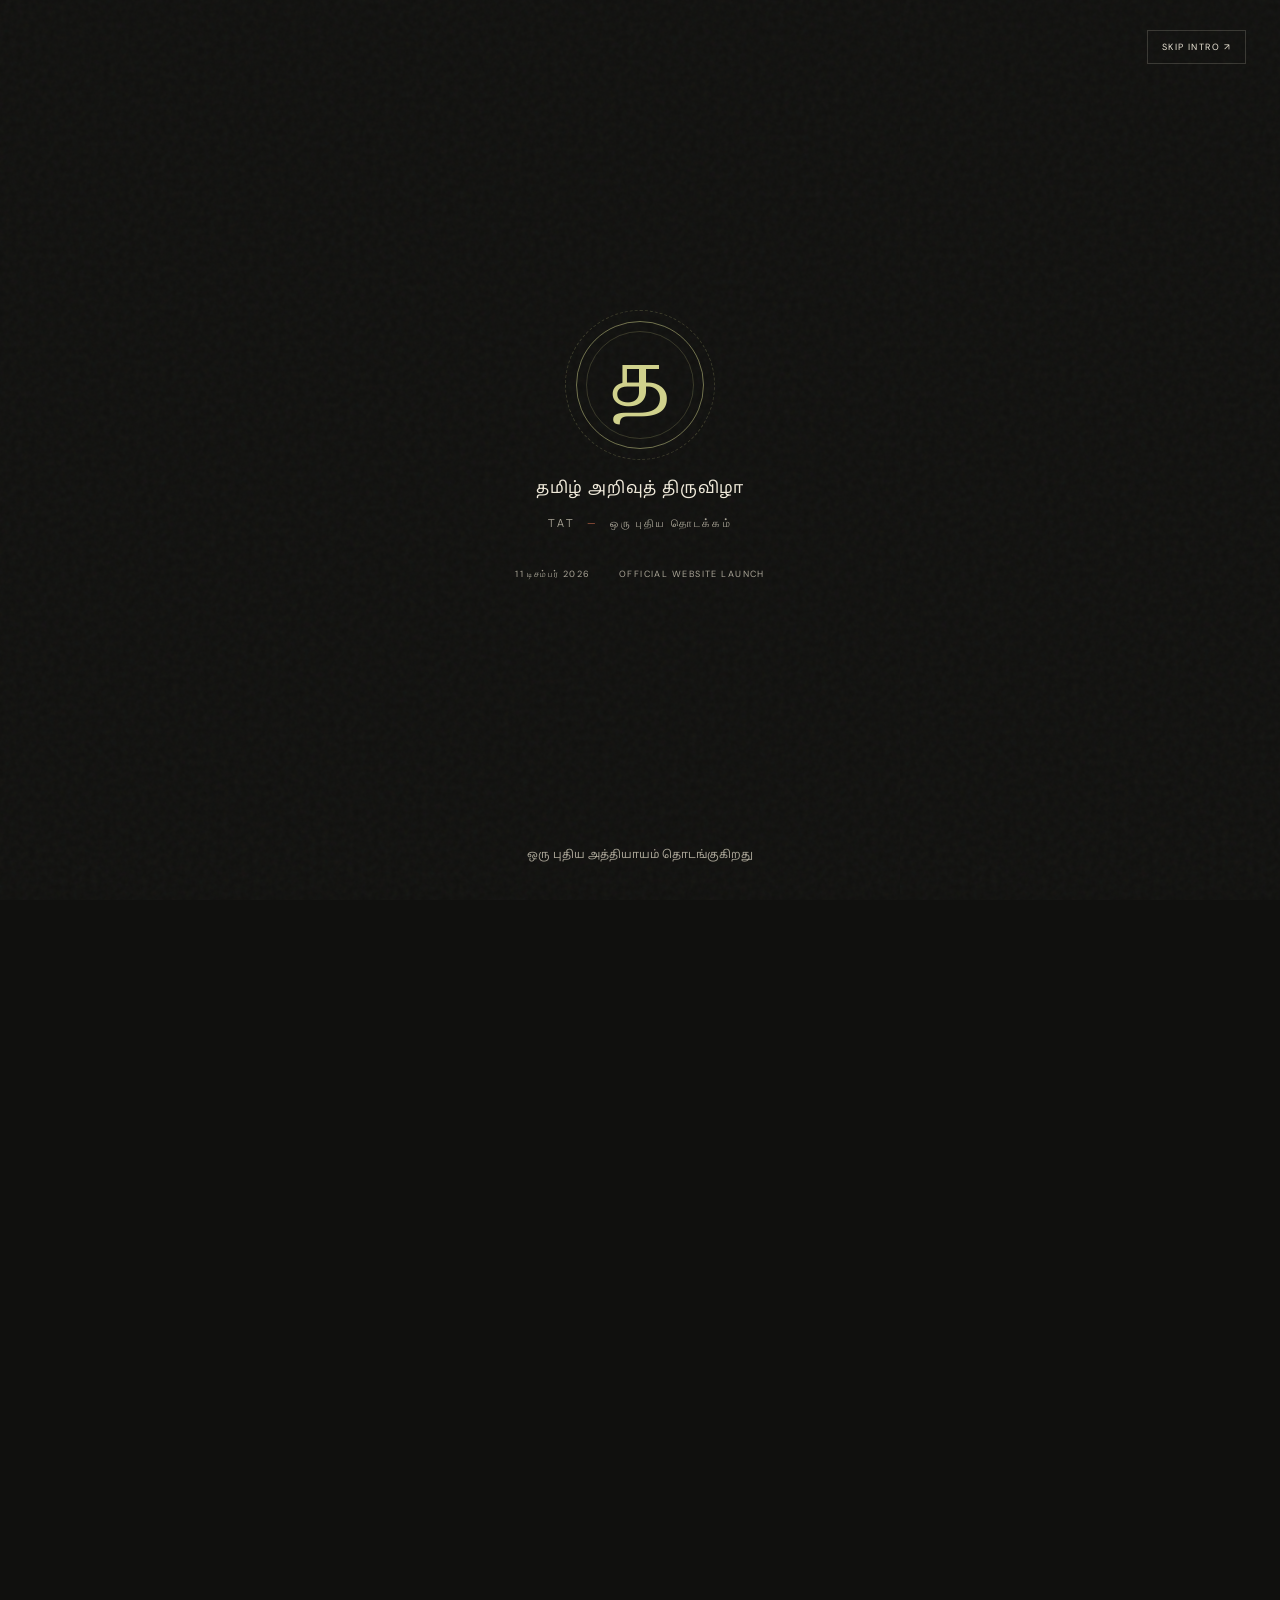
<file: BIlingual/index.html>
<!DOCTYPE html>
<html lang="ta">
<head>
  <meta charset="UTF-8">
  <meta name="viewport" content="width=device-width, initial-scale=1.0">
  <meta name="theme-color" content="#10100e">
  <meta name="description" content="தமிழ் அறிவுத் திருவிழா — தமிழோடு இணைவோம். அறிவோடு உயர்வோம். அதிகாரப்பூர்வ இணையதள அறிமுகம் டிசம்பர் 11.">
  <title>தமிழ் அறிவுத் திருவிழா | TAT</title>
  <link rel="preconnect" href="https://fonts.googleapis.com">
  <link rel="preconnect" href="https://fonts.gstatic.com" crossorigin>
  <link href="https://fonts.googleapis.com/css2?family=DM+Sans:wght@400;500;600;700&family=Manrope:wght@400;500;600;700;800&family=Noto+Sans+Tamil:wght@400;500;600;700&family=Noto+Serif+Tamil:wght@400;500;600;700&display=swap" rel="stylesheet">
  <link rel="stylesheet" href="styles.css">
</head>
<body>
  <div class="intro" id="intro" aria-label="தமிழ் அறிவுத் திருவிழா தொடக்கத் திரை">
    <div class="intro-grain"></div>
    <div class="intro-center">
      <div class="letter-wrap"><span class="thaa">த</span></div>
      <p class="intro-kicker">தமிழ் அறிவுத் திருவிழா</p>
      <p class="intro-year">TAT <span>—</span> ஒரு புதிய தொடக்கம்</p>
      <div class="intro-bottom"><span>11 டிசம்பர் 2026</span><span>OFFICIAL WEBSITE LAUNCH</span></div>
    </div>
    <span class="intro-caption">ஒரு புதிய அத்தியாயம் தொடங்குகிறது</span>
    <button class="skip-intro" id="skipIntro">SKIP INTRO ↗</button>
  </div>

  <div class="site" id="site">
    <header class="site-header">
      <a class="brand" href="#home" aria-label="TAT முகப்புப் பக்கம்">
        <span class="brand-mark">த</span>
        <span class="brand-copy"><strong>தமிழ் அறிவுத் திருவிழா</strong><small>மொழி • மரபு • அறிவு</small></span>
      </a>
      <a class="mobile-language" href="en.html" lang="en">EN</a>
      <button class="menu-toggle" id="menuToggle" aria-label="வழிசெலுத்தலைத் திறக்க" aria-expanded="false"><span></span><span></span></button>
      <nav class="nav" id="nav">
        <a href="#about">அறிமுகம்</a><a href="#highlights">சிறப்பம்சங்கள்</a><a href="#gallery">புகைப்படங்கள்</a>
        <a class="language-switch" href="en.html" lang="en">ENGLISH ↗</a>
        <a class="nav-cta" href="#countdown">டிசம்பர் 11 <span>↗</span></a>
      </nav>
    </header>

    <main>
      <section class="hero" id="home">
        <div class="hero-art" aria-hidden="true">
          <div class="sun-disc"></div><div class="orbit orbit-one"></div><div class="orbit orbit-two"></div>
          <span class="hero-tamil">தமிழ்</span><span class="hero-art-caption">LANGUAGE · CULTURE · KNOWLEDGE</span>
        </div>
        <div class="hero-content">
          <p class="eyebrow"><span class="eyebrow-line"></span> மொழியின் பெருமை • அறிவின் கொண்டாட்டம்</p>
          <h1>தமிழோடு<br><em>இணைவோம்.</em><br>அறிவோடு<br><em>உயர்வோம்.</em></h1>
          <p class="hero-description">தமிழ் மொழி, அறிவு, இலக்கியம் மற்றும் பண்பாட்டை இணைக்கும் ஒரு புதிய டிஜிட்டல் அனுபவம் விரைவில் உங்களைச் சந்திக்கிறது.</p>
          <div class="hero-actions"><a class="button button-light" href="#about">TAT பற்றி அறிக <span>↗</span></a><a class="text-link" href="#countdown">வெளியீட்டுக்கான காலக்கணக்கு <span>↓</span></a></div>
        </div>
        <div class="hero-meta"><span>OFFICIAL WEBSITE LAUNCH</span><span>11 DECEMBER 2026</span><span class="scroll-note">கீழே தொடர்க ↓</span></div>
      </section>

      <section class="intro-strip">
        <p>ஒரு மொழி. ஒரு மரபு. முடிவில்லா அறிவு.</p>
        <span>TAMIL • KNOWLEDGE • CULTURE</span>
      </section>

      <section class="section about-section" id="about">
        <div class="section-index">01 <span>/ TAT அறிமுகம்</span></div>
        <div class="about-grid">
          <div><p class="eyebrow dark"><span class="eyebrow-line"></span> ஒரு நிகழ்வைத் தாண்டி</p><h2>தமிழுடன் இணையும்<br><em>அறிவுப் பயணம்.</em></h2></div>
          <div class="about-copy">
            <p class="lead">தமிழ் அறிவுத் திருவிழா, தமிழ் மொழி, இலக்கியம், வரலாறு மற்றும் சிந்தனையின் செழுமையை அறிந்துகொள்ளவும் கொண்டாடவும் உருவாக்கப்பட்ட ஒரு மேடை.</p>
            <p>கற்றல், படைப்பாற்றல், நட்புறவுப் போட்டிகள் மற்றும் பகிர்ந்த அனுபவங்கள் வழியாகத் தமிழுடன் அர்த்தமுள்ள தொடர்பை உருவாக்குவதே TAT-இன் நோக்கம்.</p>
            <p class="tamil-copy">தமிழை அறிதல். அறிவைப் பகிர்தல். பண்பாட்டைக் கொண்டாடுதல்.</p>
            <a class="under-link" href="#highlights">மேலும் அறிக <span>↗</span></a>
          </div>
        </div>
        <div class="about-stats">
          <div><strong>தமிழ்</strong><span>நம் அடையாளம்</span></div>
          <div><strong>அறிவு</strong><span>நம் பயணம்</span></div>
          <div><strong>ஒன்றிணைவு</strong><span>நம் நோக்கம்</span></div>
        </div>
      </section>

      <section class="countdown-section" id="countdown">
        <div class="countdown-top"><p class="eyebrow"><span class="eyebrow-line"></span> நாளைக் குறித்துக்கொள்ளுங்கள்</p><span>11 டிசம்பர் 2026</span></div>
        <div class="countdown-layout">
          <div><h2>காத்திருப்பு<br><em>முடிவடையப் போகிறது.</em></h2><p>தமிழ் அறிவுத் திருவிழாவின் அதிகாரப்பூர்வ இணையதளம் அறிமுகமாக இன்னும் சில நாட்களே. அந்த நாளை நோக்கி நம் பயணம் தொடர்கிறது.</p><p class="countdown-tamil">டிசம்பர் 11-ல் சந்திப்போம். அதுவரை தொடர்ந்து இணைந்திருங்கள்.</p></div>
          <div class="timer" aria-label="இணையதள அறிமுகத்திற்கான காலக்கணக்கு">
            <div><strong id="days">00</strong><span>நாட்கள்</span></div><i>:</i>
            <div><strong id="hours">00</strong><span>மணி</span></div><i>:</i>
            <div><strong id="minutes">00</strong><span>நிமிடங்கள்</span></div><i>:</i>
            <div><strong id="seconds">00</strong><span>விநாடிகள்</span></div>
          </div>
        </div>
        <div class="countdown-foot"><span id="countdownStatus">காலக்கணக்கு தொடங்கிவிட்டது</span><span>SEE YOU ON 11 DECEMBER ↗</span></div>
      </section>

      <section class="section highlights-section" id="highlights">
        <div class="section-index">02 <span>/ என்ன வரப்போகிறது?</span></div>
        <div class="legacy-heading"><div><p class="eyebrow dark"><span class="eyebrow-line"></span> விரைவில் வெளியாகிறது</p><h2>புதிய அனுபவங்கள்.<br><em>புதிய அறிவிப்புகள்.</em></h2></div><p>திரைக்குப் பின்னால் சில விஷயங்கள் தயாராகிக்கொண்டிருக்கின்றன. அதிகாரப்பூர்வ இணையதளம் வெளியாகும் நாளில் அனைத்தையும் தெரிந்துகொள்ளுங்கள்.</p></div>
        <div class="edition-grid">
          <article class="edition-card edition-one"><span class="edition-number">01</span><div><span class="edition-label">EXPLORE</span><h3>நிகழ்வுகள்</h3><p>நீங்கள் தெரிந்துகொள்ளவும் அனுபவிக்கவும் பல விஷயங்கள் காத்திருக்கின்றன.</p></div><span class="edition-arrow">↗</span></article>
          <article class="edition-card edition-two"><span class="edition-number">02</span><div><span class="edition-label">TAKE PART</span><h3>போட்டிகள்</h3><p>உங்கள் திறமையையும் அறிவையும் வெளிப்படுத்தும் வாய்ப்புகள்.</p></div><span class="edition-arrow">↗</span></article>
          <article class="edition-card edition-three"><span class="edition-number">03</span><div><span class="edition-label">DISCOVER</span><h3>சிறப்பம்சங்கள்</h3><p>TAT-இன் அடுத்த அறிவிப்புகள் மற்றும் புதிய தகவல்கள்.</p></div><span class="edition-arrow">↗</span></article>
        </div>
        <div class="data-panel">
          <div><p class="eyebrow"><span class="eyebrow-line"></span> YOUR TAT STORY</p><h3>உங்கள் தகவல்களுக்கான இடம்.</h3><p>இங்கே அதிகாரப்பூர்வ புள்ளிவிவரங்கள், முந்தைய நிகழ்வுகளின் சிறப்பம்சங்கள், பங்கேற்பாளர் எண்ணிக்கை மற்றும் குழுவின் அறிமுகத்தைச் சேர்க்கலாம்.</p></div>
          <div class="data-note">ADD VERIFIED DATA<br><span>Statistics · Highlights · Team · Partners</span></div>
        </div>
      </section>

      <section class="updates-section" id="updates">
        <div class="section-index light-index">03 <span>/ வெளியீட்டை நோக்கி</span></div>
        <div class="updates-heading"><p class="eyebrow"><span class="eyebrow-line"></span> TAT WEBSITE LAUNCH</p><h2>ஒரு புதிய தொடக்கம்<br><em>நெருங்கிக்கொண்டிருக்கிறது.</em></h2><p>டிசம்பர் 11 அன்று தமிழ் அறிவுத் திருவிழாவின் அதிகாரப்பூர்வ இணையதளம் அறிமுகமாகிறது. அதுவரை எங்களுடன் இணைந்திருங்கள்.</p></div>
        <div class="timeline">
          <div class="timeline-item"><span class="timeline-date">17 நவம்பர் 2026</span><span class="timeline-dot"></span><div><h3>காலக்கணக்கு தொடக்கம்</h3><p>இணையதள அறிமுகத்திற்கான 24 நாள் காலக்கணக்கு தொடங்குகிறது.</p><span class="status">COUNTDOWN STARTS</span></div></div>
          <div class="timeline-item"><span class="timeline-date">11 டிசம்பர் 2026</span><span class="timeline-dot"></span><div><h3>இணையதள அறிமுகம்</h3><p>தமிழ் அறிவுத் திருவிழாவின் அதிகாரப்பூர்வ இணையதளம் வெளியாகிறது.</p><span class="status">LAUNCH DAY</span></div></div>
        </div>
        <p class="updates-note">டிசம்பர் 11 வரை தொடர்ந்து காத்திருங்கள். புதிய தகவல்கள் விரைவில்!</p>
      </section>

      <section class="section gallery-section" id="gallery">
        <div class="section-index">04 <span>/ நம் தருணங்கள்</span></div>
        <div class="gallery-heading"><div><p class="eyebrow dark"><span class="eyebrow-line"></span> TAT அனுபவம்</p><h2>நினைவில் நிற்கும்<br><em>தருணங்கள்.</em></h2></div><p>முந்தைய நிகழ்வுகளின் புகைப்படங்கள், வீடியோக்கள் மற்றும் சிறப்புத் தருணங்களை இங்கே சேர்க்கலாம்.</p></div>
        <div class="gallery-grid">
          <div class="gallery-tile gallery-main"><div class="gallery-placeholder"><span>த</span><small>முக்கிய நிகழ்வுப் புகைப்படம்</small></div><span class="gallery-caption">தமிழால் இணைந்த தருணங்கள்</span></div>
          <div class="gallery-tile gallery-side"><div class="gallery-placeholder warm"><span>அ</span><small>பங்கேற்பாளர் புகைப்படம்</small></div><span class="gallery-caption">ஒன்றாகக் கற்போம்</span></div>
          <div class="gallery-tile gallery-bottom"><div class="gallery-placeholder muted"><span>ழ்</span><small>மேடை / நிகழ்வுப் புகைப்படம்</small></div><span class="gallery-caption">அறிவைக் கொண்டாடுவோம்</span></div>
        </div>
        <p class="gallery-hint">அனுமதி பெற்ற புகைப்படங்களைச் சேர்த்து இந்தப் பகுதியைப் புதுப்பிக்கலாம்.</p>
      </section>

      <section class="contact-section" id="contact">
        <div class="contact-inner"><p class="eyebrow"><span class="eyebrow-line"></span> STAY TUNED</p><h2>டிசம்பர் 11-ல்<br><em>சந்திப்போம்!</em></h2><p>அதிகாரப்பூர்வ இணையதள அறிமுகம் அன்று. அதுவரை எங்களுடன் இணைந்திருங்கள். புதிய அறிவிப்புகளைத் தவறவிடாதீர்கள்.</p><div class="contact-placeholder">THE OFFICIAL TAT WEBSITE LAUNCHES ON 11 DECEMBER 2026</div></div>
        <div class="contact-watermark">த</div>
      </section>
    </main>
    <footer class="footer"><a class="brand footer-brand" href="#home"><span class="brand-mark">த</span><span class="brand-copy"><strong>தமிழ் அறிவுத் திருவிழா</strong><small>மொழி • மரபு • அறிவு</small></span></a><span>© 2026 தமிழ் அறிவுத் திருவிழா</span><a href="#home">மேலே செல்லுங்கள் ↑</a></footer>
  </div>
  <script src="script.js"></script>
</body>
</html>
</file>
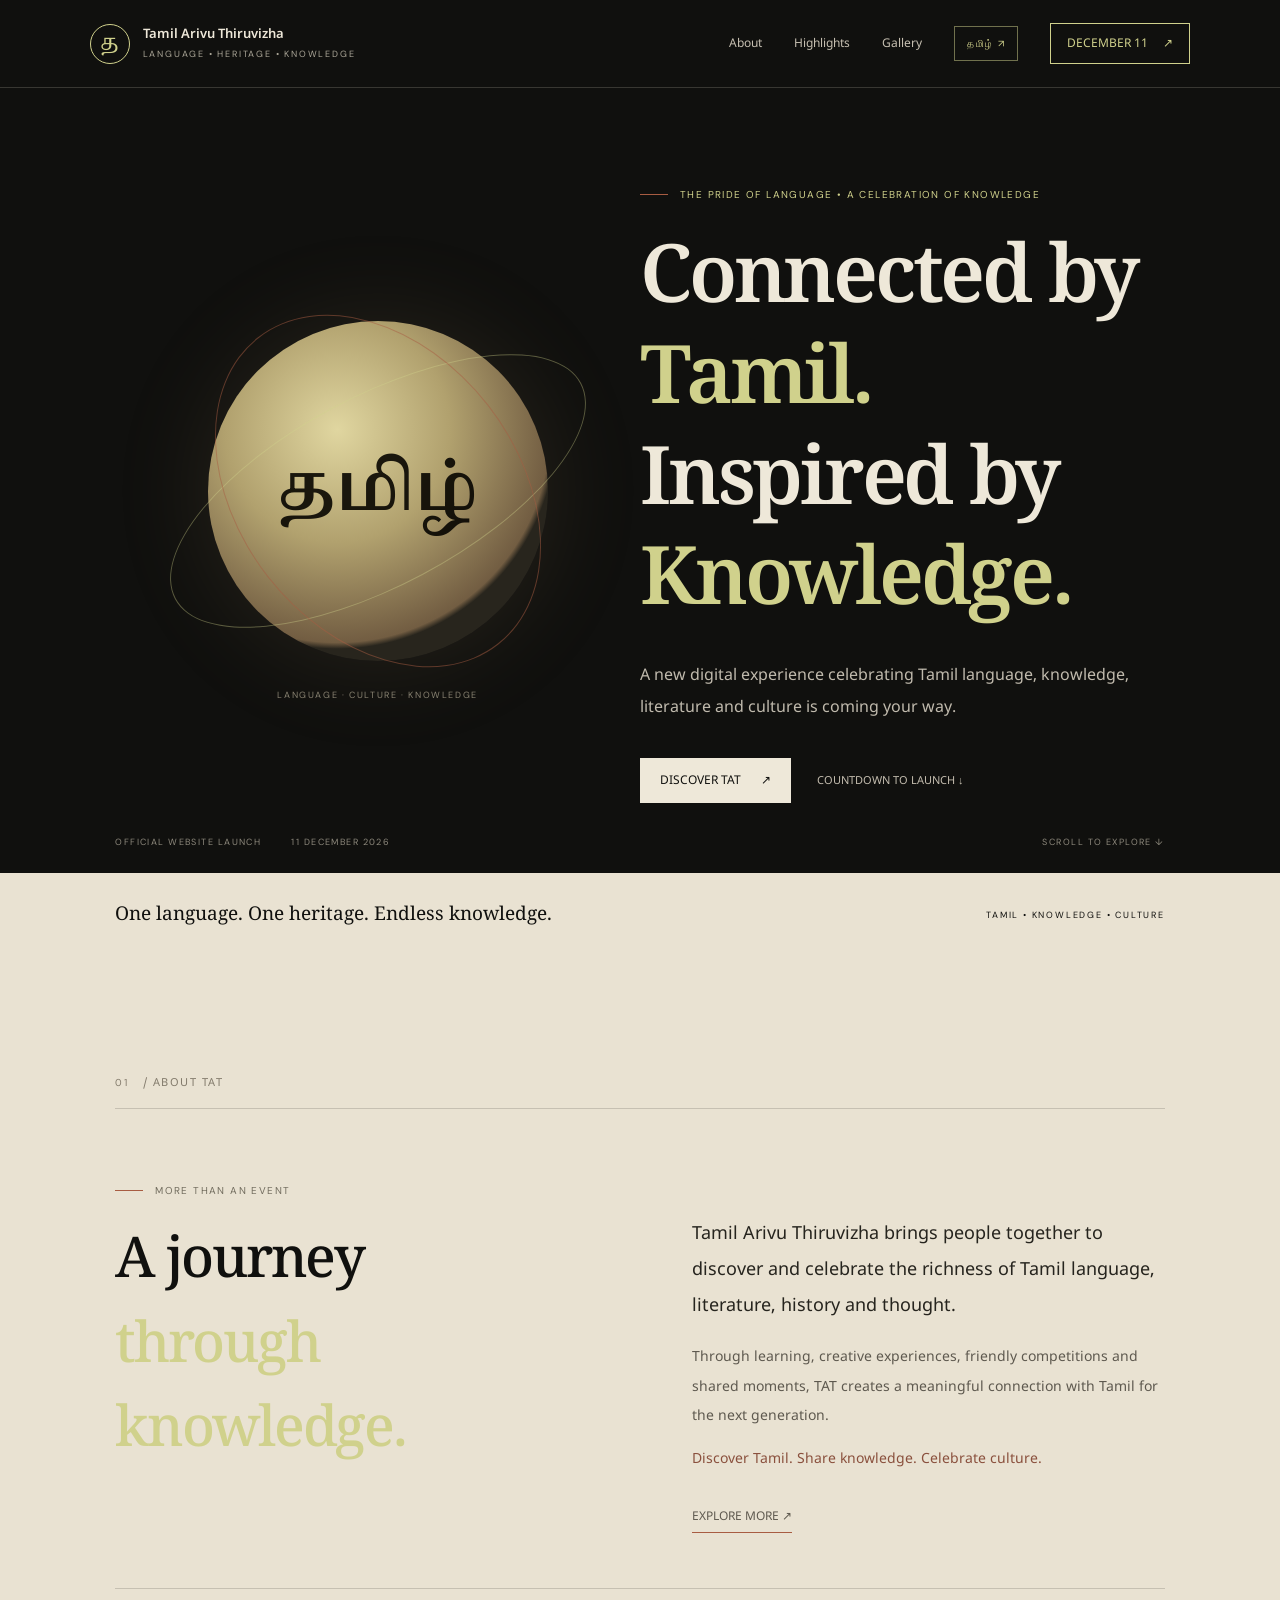
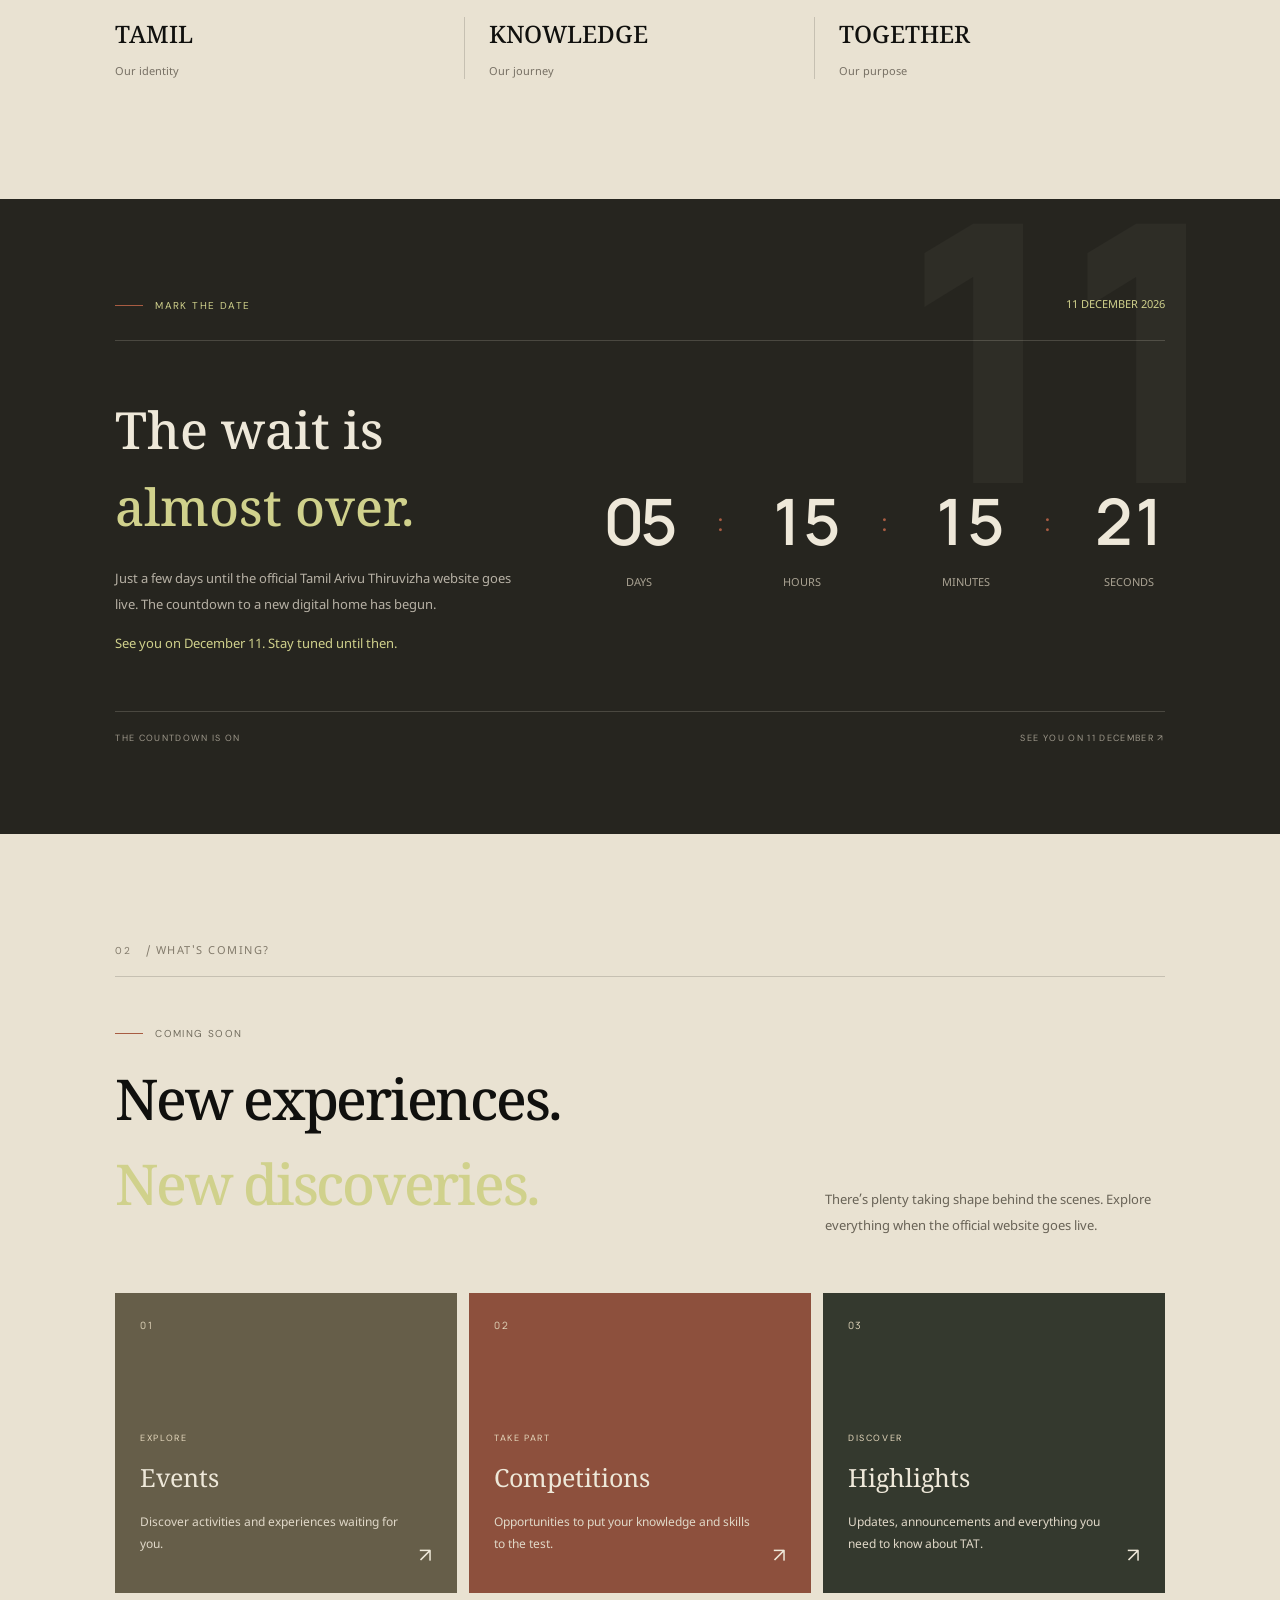
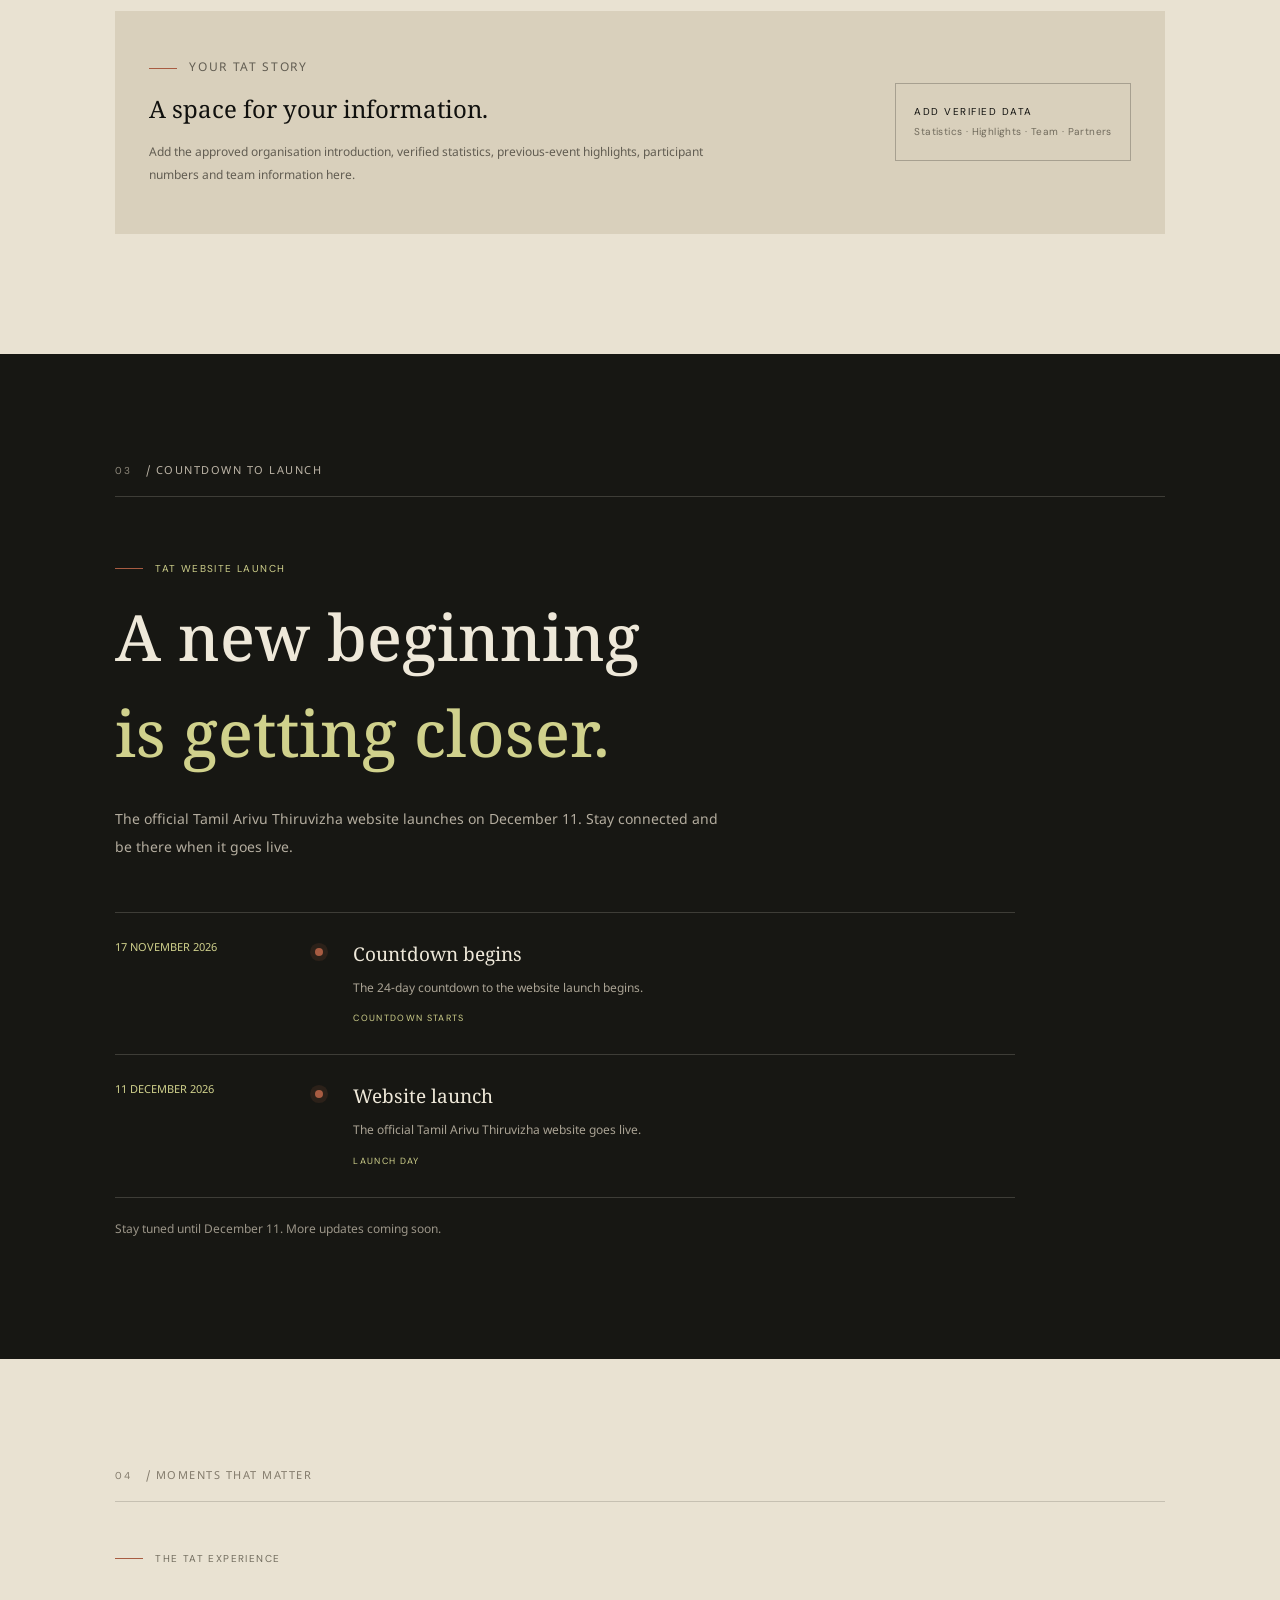
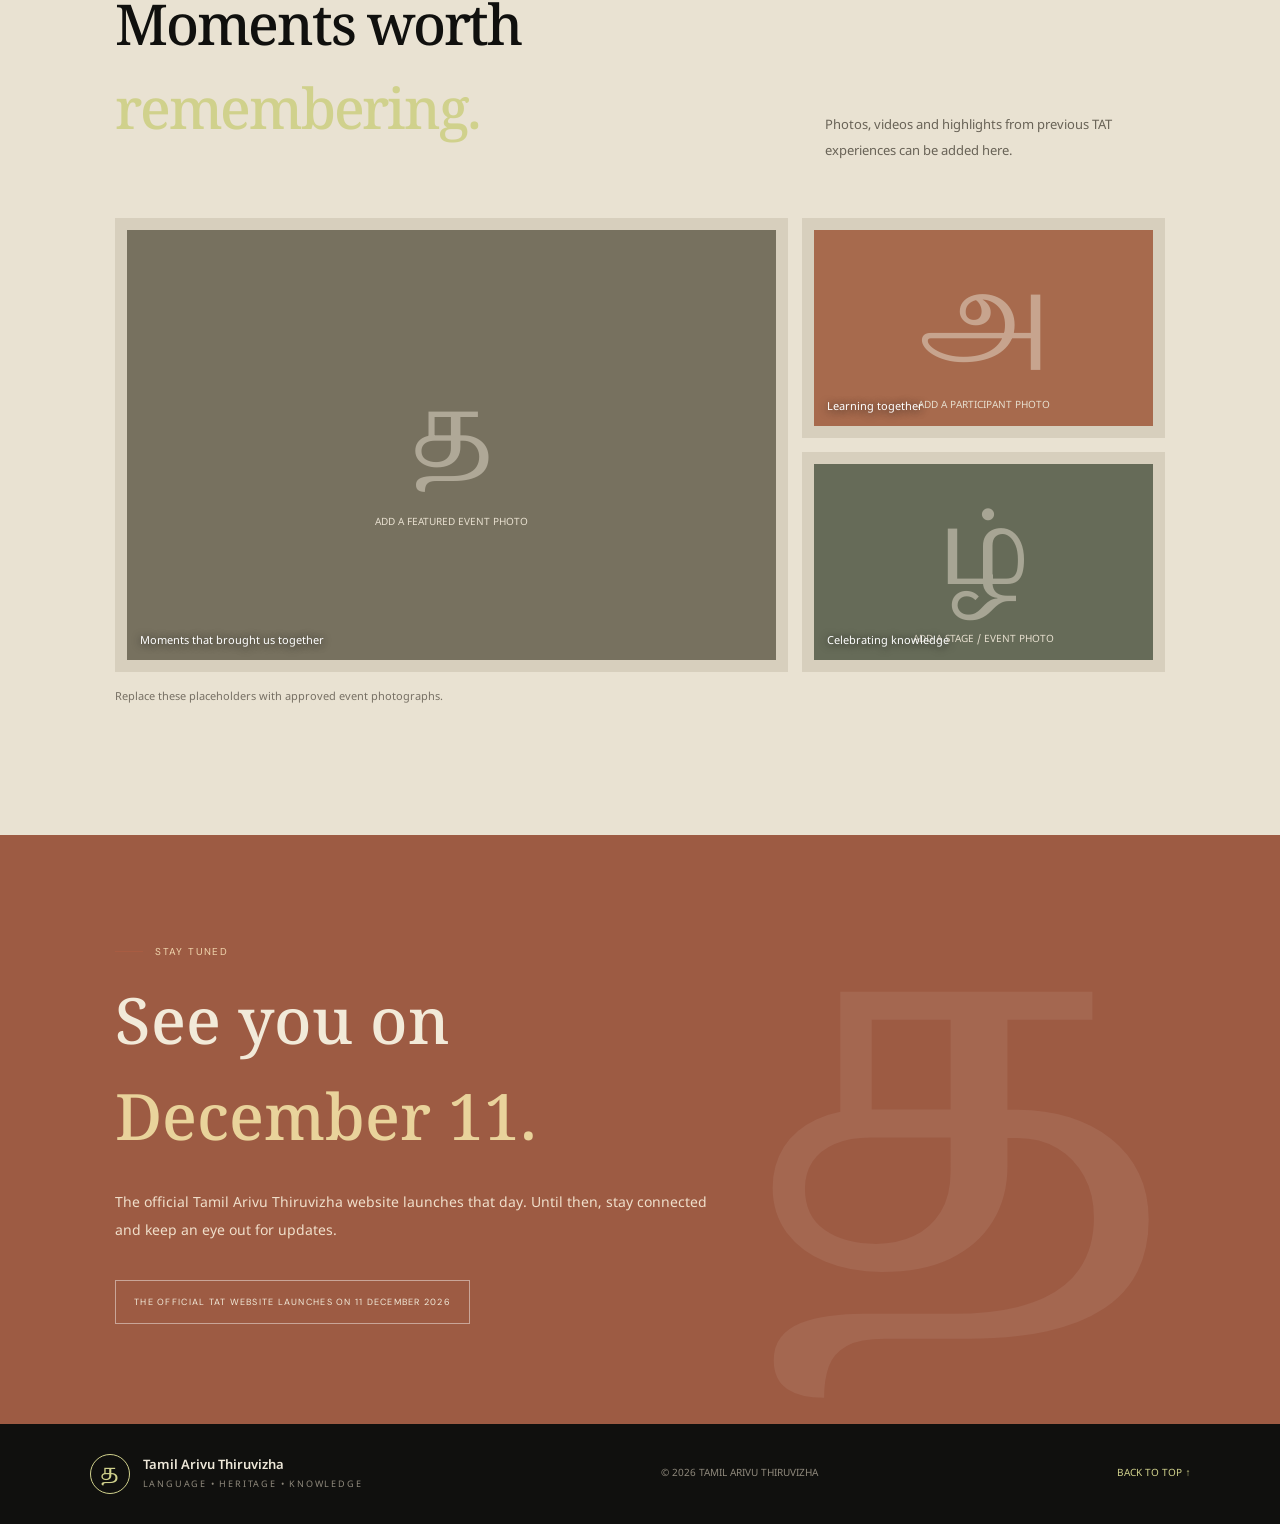
<file: BIlingual/en.html>
<!DOCTYPE html>
<html lang="en">
<head>
  <meta charset="UTF-8">
  <meta name="viewport" content="width=device-width, initial-scale=1.0">
  <meta name="theme-color" content="#10100e">
  <meta name="description" content="Tamil Arivu Thiruvizha — celebrating Tamil, knowledge, literature and culture. Official website launching 11 December 2026.">
  <title>Tamil Arivu Thiruvizha | TAT</title>
  <link rel="preconnect" href="https://fonts.googleapis.com">
  <link rel="preconnect" href="https://fonts.gstatic.com" crossorigin>
  <link href="https://fonts.googleapis.com/css2?family=DM+Sans:wght@400;500;600;700&family=Manrope:wght@400;500;600;700;800&family=Noto+Sans+Tamil:wght@400;500;600;700&family=Noto+Serif+Tamil:wght@400;500;600;700&display=swap" rel="stylesheet">
  <link rel="stylesheet" href="styles.css">
</head>
<body>
  <div class="intro" id="intro" aria-label="Tamil Arivu Thiruvizha intro screen">
    <div class="intro-grain"></div>
    <div class="intro-center">
      <div class="letter-wrap"><span class="thaa">த</span></div>
      <p class="intro-kicker">TAMIL ARIVU THIRUVIZHA</p>
      <p class="intro-year">TAT <span>—</span> A NEW BEGINNING</p>
      <div class="intro-bottom"><span>11 DECEMBER 2026</span><span>OFFICIAL WEBSITE LAUNCH</span></div>
    </div>
    <span class="intro-caption">A new chapter begins</span>
    <button class="skip-intro" id="skipIntro">SKIP INTRO ↗</button>
  </div>

  <div class="site" id="site">
    <header class="site-header">
      <a class="brand" href="#home" aria-label="TAT home">
        <span class="brand-mark">த</span>
        <span class="brand-copy"><strong>Tamil Arivu Thiruvizha</strong><small>LANGUAGE • HERITAGE • KNOWLEDGE</small></span>
      </a>
      <a class="mobile-language" href="index.html" lang="ta">தமிழ்</a>
      <button class="menu-toggle" id="menuToggle" aria-label="Open navigation" aria-expanded="false"><span></span><span></span></button>
      <nav class="nav" id="nav">
        <a href="#about">About</a><a href="#highlights">Highlights</a><a href="#gallery">Gallery</a>
        <a class="language-switch" href="index.html" lang="ta">தமிழ் ↗</a>
        <a class="nav-cta" href="#countdown">DECEMBER 11 <span>↗</span></a>
      </nav>
    </header>

    <main>
      <section class="hero" id="home">
        <div class="hero-art" aria-hidden="true">
          <div class="sun-disc"></div><div class="orbit orbit-one"></div><div class="orbit orbit-two"></div>
          <span class="hero-tamil">தமிழ்</span><span class="hero-art-caption">LANGUAGE · CULTURE · KNOWLEDGE</span>
        </div>
        <div class="hero-content">
          <p class="eyebrow"><span class="eyebrow-line"></span> THE PRIDE OF LANGUAGE • A CELEBRATION OF KNOWLEDGE</p>
          <h1>Connected by<br><em>Tamil.</em><br>Inspired by<br><em>Knowledge.</em></h1>
          <p class="hero-description">A new digital experience celebrating Tamil language, knowledge, literature and culture is coming your way.</p>
          <div class="hero-actions"><a class="button button-light" href="#about">DISCOVER TAT <span>↗</span></a><a class="text-link" href="#countdown">COUNTDOWN TO LAUNCH <span>↓</span></a></div>
        </div>
        <div class="hero-meta"><span>OFFICIAL WEBSITE LAUNCH</span><span>11 DECEMBER 2026</span><span class="scroll-note">SCROLL TO EXPLORE ↓</span></div>
      </section>

      <section class="intro-strip"><p>One language. One heritage. Endless knowledge.</p><span>TAMIL • KNOWLEDGE • CULTURE</span></section>

      <section class="section about-section" id="about">
        <div class="section-index">01 <span>/ ABOUT TAT</span></div>
        <div class="about-grid">
          <div><p class="eyebrow dark"><span class="eyebrow-line"></span> MORE THAN AN EVENT</p><h2>A journey<br><em>through knowledge.</em></h2></div>
          <div class="about-copy">
            <p class="lead">Tamil Arivu Thiruvizha brings people together to discover and celebrate the richness of Tamil language, literature, history and thought.</p>
            <p>Through learning, creative experiences, friendly competitions and shared moments, TAT creates a meaningful connection with Tamil for the next generation.</p>
            <p class="tamil-copy">Discover Tamil. Share knowledge. Celebrate culture.</p>
            <a class="under-link" href="#highlights">EXPLORE MORE <span>↗</span></a>
          </div>
        </div>
        <div class="about-stats">
          <div><strong>TAMIL</strong><span>Our identity</span></div>
          <div><strong>KNOWLEDGE</strong><span>Our journey</span></div>
          <div><strong>TOGETHER</strong><span>Our purpose</span></div>
        </div>
      </section>

      <section class="countdown-section" id="countdown">
        <div class="countdown-top"><p class="eyebrow"><span class="eyebrow-line"></span> MARK THE DATE</p><span>11 DECEMBER 2026</span></div>
        <div class="countdown-layout">
          <div><h2>The wait is<br><em>almost over.</em></h2><p>Just a few days until the official Tamil Arivu Thiruvizha website goes live. The countdown to a new digital home has begun.</p><p class="countdown-tamil">See you on December 11. Stay tuned until then.</p></div>
          <div class="timer" aria-label="Countdown to website launch">
            <div><strong id="days">00</strong><span>DAYS</span></div><i>:</i>
            <div><strong id="hours">00</strong><span>HOURS</span></div><i>:</i>
            <div><strong id="minutes">00</strong><span>MINUTES</span></div><i>:</i>
            <div><strong id="seconds">00</strong><span>SECONDS</span></div>
          </div>
        </div>
        <div class="countdown-foot"><span id="countdownStatus">THE COUNTDOWN IS ON</span><span>SEE YOU ON 11 DECEMBER ↗</span></div>
      </section>

      <section class="section highlights-section" id="highlights">
        <div class="section-index">02 <span>/ WHAT'S COMING?</span></div>
        <div class="legacy-heading"><div><p class="eyebrow dark"><span class="eyebrow-line"></span> COMING SOON</p><h2>New experiences.<br><em>New discoveries.</em></h2></div><p>There’s plenty taking shape behind the scenes. Explore everything when the official website goes live.</p></div>
        <div class="edition-grid">
          <article class="edition-card edition-one"><span class="edition-number">01</span><div><span class="edition-label">EXPLORE</span><h3>Events</h3><p>Discover activities and experiences waiting for you.</p></div><span class="edition-arrow">↗</span></article>
          <article class="edition-card edition-two"><span class="edition-number">02</span><div><span class="edition-label">TAKE PART</span><h3>Competitions</h3><p>Opportunities to put your knowledge and skills to the test.</p></div><span class="edition-arrow">↗</span></article>
          <article class="edition-card edition-three"><span class="edition-number">03</span><div><span class="edition-label">DISCOVER</span><h3>Highlights</h3><p>Updates, announcements and everything you need to know about TAT.</p></div><span class="edition-arrow">↗</span></article>
        </div>
        <div class="data-panel">
          <div><p class="eyebrow"><span class="eyebrow-line"></span> YOUR TAT STORY</p><h3>A space for your information.</h3><p>Add the approved organisation introduction, verified statistics, previous-event highlights, participant numbers and team information here.</p></div>
          <div class="data-note">ADD VERIFIED DATA<br><span>Statistics · Highlights · Team · Partners</span></div>
        </div>
      </section>

      <section class="updates-section" id="updates">
        <div class="section-index light-index">03 <span>/ COUNTDOWN TO LAUNCH</span></div>
        <div class="updates-heading"><p class="eyebrow"><span class="eyebrow-line"></span> TAT WEBSITE LAUNCH</p><h2>A new beginning<br><em>is getting closer.</em></h2><p>The official Tamil Arivu Thiruvizha website launches on December 11. Stay connected and be there when it goes live.</p></div>
        <div class="timeline">
          <div class="timeline-item"><span class="timeline-date">17 NOVEMBER 2026</span><span class="timeline-dot"></span><div><h3>Countdown begins</h3><p>The 24-day countdown to the website launch begins.</p><span class="status">COUNTDOWN STARTS</span></div></div>
          <div class="timeline-item"><span class="timeline-date">11 DECEMBER 2026</span><span class="timeline-dot"></span><div><h3>Website launch</h3><p>The official Tamil Arivu Thiruvizha website goes live.</p><span class="status">LAUNCH DAY</span></div></div>
        </div>
        <p class="updates-note">Stay tuned until December 11. More updates coming soon.</p>
      </section>

      <section class="section gallery-section" id="gallery">
        <div class="section-index">04 <span>/ MOMENTS THAT MATTER</span></div>
        <div class="gallery-heading"><div><p class="eyebrow dark"><span class="eyebrow-line"></span> THE TAT EXPERIENCE</p><h2>Moments worth<br><em>remembering.</em></h2></div><p>Photos, videos and highlights from previous TAT experiences can be added here.</p></div>
        <div class="gallery-grid">
          <div class="gallery-tile gallery-main"><div class="gallery-placeholder"><span>த</span><small>ADD A FEATURED EVENT PHOTO</small></div><span class="gallery-caption">Moments that brought us together</span></div>
          <div class="gallery-tile gallery-side"><div class="gallery-placeholder warm"><span>அ</span><small>ADD A PARTICIPANT PHOTO</small></div><span class="gallery-caption">Learning together</span></div>
          <div class="gallery-tile gallery-bottom"><div class="gallery-placeholder muted"><span>ழ்</span><small>ADD A STAGE / EVENT PHOTO</small></div><span class="gallery-caption">Celebrating knowledge</span></div>
        </div>
        <p class="gallery-hint">Replace these placeholders with approved event photographs.</p>
      </section>

      <section class="contact-section" id="contact">
        <div class="contact-inner"><p class="eyebrow"><span class="eyebrow-line"></span> STAY TUNED</p><h2>See you on<br><em>December 11.</em></h2><p>The official Tamil Arivu Thiruvizha website launches that day. Until then, stay connected and keep an eye out for updates.</p><div class="contact-placeholder">THE OFFICIAL TAT WEBSITE LAUNCHES ON 11 DECEMBER 2026</div></div>
        <div class="contact-watermark">த</div>
      </section>
    </main>
    <footer class="footer"><a class="brand footer-brand" href="#home"><span class="brand-mark">த</span><span class="brand-copy"><strong>Tamil Arivu Thiruvizha</strong><small>LANGUAGE • HERITAGE • KNOWLEDGE</small></span></a><span>© 2026 TAMIL ARIVU THIRUVIZHA</span><a href="#home">BACK TO TOP ↑</a></footer>
  </div>
  <script src="script.js"></script>
</body>
</html>
</file>
<file: BIlingual/styles.css>
*{box-sizing:border-box} :root{--ink:#10100e;--cream:#eee8d9;--paper:#e9e2d2;--muted:#aaa597;--lime:#d0d18c;--rust:#a85c42;--line:rgba(238,232,217,.18);--darkline:rgba(16,16,14,.16)}
html{scroll-behavior:smooth}body{margin:0;background:var(--ink);color:var(--cream);font-family:"DM Sans","Noto Sans Tamil",sans-serif}a{color:inherit;text-decoration:none}button{font:inherit}.intro{position:fixed;inset:0;background:#10100e;z-index:20;display:grid;place-items:center;overflow:hidden;transition:opacity .8s ease,visibility .8s ease}.intro.hide{opacity:0;visibility:hidden}.intro-grain{position:absolute;inset:0;opacity:.14;background-image:url("data:image/svg+xml,%3Csvg viewBox='0 0 180 180' xmlns='http://www.w3.org/2000/svg'%3E%3Cfilter id='n'%3E%3CfeTurbulence type='fractalNoise' baseFrequency='.8' numOctaves='3' stitchTiles='stitch'/%3E%3C/filter%3E%3Crect width='100%25' height='100%25' filter='url(%23n)' opacity='.3'/%3E%3C/svg%3E")}.intro-center{position:relative;text-align:center;animation:rise 1.3s both}.letter-wrap{width:128px;height:128px;border:1px solid rgba(208,209,140,.5);border-radius:50%;display:grid;place-items:center;margin:0 auto 30px;position:relative}.letter-wrap:before,.letter-wrap:after{content:"";position:absolute;inset:9px;border:1px solid rgba(208,209,140,.2);border-radius:50%}.letter-wrap:after{inset:-12px;border-style:dashed;animation:spin 28s linear infinite}.thaa{font:74px "Noto Serif Tamil";color:var(--lime)}.intro-kicker{font:16px "Noto Sans Tamil";letter-spacing:.05em}.intro-year{font:11px "Manrope";letter-spacing:.2em;color:var(--muted)}.intro-year span{color:var(--rust);padding:0 8px}.intro-bottom{display:flex;justify-content:center;gap:28px;margin-top:38px;color:var(--muted);font:9px "DM Sans";letter-spacing:.16em}.intro-caption{position:absolute;bottom:38px;font:11px "Noto Sans Tamil";color:var(--muted)}.skip-intro{position:absolute;right:34px;top:30px;border:1px solid var(--line);background:none;color:var(--cream);padding:10px 14px;font-size:9px;letter-spacing:.16em;cursor:pointer}@keyframes rise{from{opacity:0;transform:translateY(20px)}to{opacity:1;transform:none}}@keyframes spin{to{transform:rotate(360deg)}}
.site{opacity:0;transition:opacity .8s ease}.site.ready{opacity:1}.site-header{height:88px;padding:0 7vw;display:flex;align-items:center;justify-content:space-between;border-bottom:1px solid var(--line);position:relative;z-index:5}.brand{display:flex;align-items:center;gap:13px}.brand-mark{width:40px;height:40px;border:1px solid var(--lime);border-radius:50%;display:grid;place-items:center;color:var(--lime);font:22px "Noto Serif Tamil"}.brand-copy strong{display:block;font:600 13px "Noto Sans Tamil"}.brand-copy small{display:block;color:var(--muted);font-size:9px;letter-spacing:.2em;margin-top:5px}.nav{display:flex;align-items:center;gap:32px;font:12px "Noto Sans Tamil";color:#c7c0b2}.nav a:hover,.text-link:hover{color:var(--lime)}.nav-cta{border:1px solid var(--lime);padding:12px 16px;color:var(--lime)}.nav-cta span{margin-left:12px}.menu-toggle{display:none}
.hero{min-height:720px;padding:90px 9vw 70px;display:grid;grid-template-columns:1fr 1fr;align-items:center;position:relative;overflow:hidden}.hero-content{position:relative;z-index:2;max-width:600px}.eyebrow{display:flex;align-items:center;gap:12px;color:var(--lime);font-size:10px;letter-spacing:.14em}.eyebrow-line{width:28px;height:1px;background:var(--rust);display:inline-block}.hero h1{font:600 clamp(48px,6.3vw,82px)/1.25 "Noto Serif Tamil";letter-spacing:-.04em;margin:28px 0}.hero h1 em,.section h2 em,.countdown-section h2 em,.updates-heading h2 em,.contact-inner h2 em{font-style:normal;color:var(--lime)}.hero-description{max-width:500px;color:#c0baad;font:16px/2 "Noto Sans Tamil"}.hero-actions{display:flex;align-items:center;gap:26px;flex-wrap:wrap;margin-top:34px}.button{padding:15px 20px;font:12px "Noto Sans Tamil";display:inline-flex;gap:20px;align-items:center}.button-light{background:var(--cream);color:var(--ink)}.text-link{font:11px "Noto Sans Tamil";color:#c4bdaf}.hero-meta{position:absolute;bottom:25px;left:9vw;right:9vw;display:flex;gap:30px;color:#8e897d;font:9px "DM Sans";letter-spacing:.16em}.scroll-note{margin-left:auto}.hero-art{height:460px;position:relative;display:grid;place-items:center}.sun-disc{width:min(340px,70%);aspect-ratio:1;background:radial-gradient(circle at 38% 32%,#e0d6a0 0,#b1a16e 36%,#725d42 68%,#28251d 70%);border-radius:50%;box-shadow:0 0 100px rgba(184,157,105,.13);position:absolute}.orbit{position:absolute;border:1px solid rgba(208,209,140,.38);border-radius:50%;transform:rotate(-28deg)}.orbit-one{width:460px;height:190px}.orbit-two{width:390px;height:280px;transform:rotate(52deg);border-color:rgba(168,92,66,.5)}.hero-tamil{position:relative;color:#211f18;font:600 66px "Noto Serif Tamil";mix-blend-mode:multiply}.hero-art-caption{position:absolute;bottom:20px;color:#898372;font:9px "DM Sans";letter-spacing:.18em}.intro-strip{padding:27px 9vw;background:var(--paper);color:var(--ink);display:flex;justify-content:space-between;align-items:center}.intro-strip p{font:19px "Noto Serif Tamil";margin:0}.intro-strip span{font:9px "DM Sans";letter-spacing:.2em}
.section{padding:120px 9vw;background:var(--paper);color:var(--ink)}.section-index{font:10px "DM Sans";letter-spacing:.15em;color:#827a6b;border-bottom:1px solid var(--darkline);padding-bottom:18px}.section-index span{font:11px "Noto Sans Tamil";margin-left:10px}.about-grid{display:grid;grid-template-columns:1fr 1fr;gap:10%;padding:65px 0 55px}.eyebrow.dark{color:#716c5e}.section h2,.legacy-heading h2,.gallery-heading h2{font:500 clamp(35px,4.4vw,60px)/1.5 "Noto Serif Tamil";letter-spacing:-.04em;margin:22px 0}.about-copy{padding-top:25px;color:#5e594f;font:14px/2.1 "Noto Sans Tamil"}.about-copy .lead{font-size:18px;color:#26241e;line-height:2}.tamil-copy{color:#8a503d}.under-link{display:inline-block;margin-top:20px;border-bottom:1px solid #a85c42;padding-bottom:8px;font:12px "Noto Sans Tamil"}.about-stats{border-top:1px solid var(--darkline);display:grid;grid-template-columns:repeat(3,1fr);padding-top:28px}.about-stats div{display:flex;flex-direction:column;gap:10px;border-right:1px solid var(--darkline);padding-left:24px}.about-stats div:first-child{padding-left:0}.about-stats div:last-child{border:0}.about-stats strong{font:500 24px "Noto Serif Tamil"}.about-stats span{font:11px "Noto Sans Tamil";color:#777064}
.countdown-section{padding:90px 9vw;background:#26251f;color:var(--cream);position:relative;overflow:hidden}.countdown-section:after{content:"11";position:absolute;right:4vw;top:-100px;font:800 360px "Manrope";color:rgba(238,232,217,.035)}.countdown-top{display:flex;justify-content:space-between;align-items:center;border-bottom:1px solid var(--line);padding-bottom:18px;position:relative;z-index:1}.countdown-top>span{font:11px "Noto Sans Tamil";color:var(--lime)}.countdown-layout{display:grid;grid-template-columns:.85fr 1.15fr;gap:7%;align-items:center;padding:55px 0 40px;position:relative;z-index:1}.countdown-section h2{font:500 clamp(34px,4vw,52px)/1.5 "Noto Serif Tamil";margin:0 0 18px}.countdown-layout p{font:13px/2 "Noto Sans Tamil";color:#b7b1a5;max-width:480px}.countdown-layout .countdown-tamil{color:var(--lime)}.timer{display:flex;align-items:center;justify-content:space-between;gap:10px}.timer div{display:flex;flex-direction:column;align-items:center;min-width:65px}.timer strong{font:600 clamp(34px,5vw,64px) "Manrope";letter-spacing:-.07em;font-variant-numeric:tabular-nums}.timer span{font:11px "Noto Sans Tamil";color:#aaa393;margin-top:12px}.timer i{font-style:normal;color:var(--rust);font-size:25px;margin-top:-22px}.countdown-foot{display:flex;justify-content:space-between;border-top:1px solid var(--line);padding-top:20px;color:#9e988b;font:9px "DM Sans";letter-spacing:.15em;position:relative;z-index:1}
.highlights-section{padding-top:110px}.legacy-heading,.gallery-heading{display:flex;justify-content:space-between;gap:50px;align-items:end;padding:40px 0}.legacy-heading>p,.gallery-heading>p{max-width:340px;color:#696357;font:13px/2 "Noto Sans Tamil"}.edition-grid{display:grid;grid-template-columns:repeat(3,1fr);gap:12px}.edition-card{min-height:300px;padding:25px;display:flex;flex-direction:column;justify-content:space-between;position:relative;overflow:hidden;color:var(--cream)}.edition-one{background:#665e49}.edition-two{background:#8d503d}.edition-three{background:#34392e}.edition-number{font:10px "Manrope";letter-spacing:.15em;color:#e3d8bd}.edition-label{font:9px "DM Sans";letter-spacing:.18em;color:#e5d8bd}.edition-card h3{font:25px "Noto Serif Tamil";margin:14px 0}.edition-card p{font:12px/1.8 "Noto Sans Tamil";color:#e0d8c8;max-width:260px}.edition-arrow{position:absolute;right:25px;bottom:25px;font-size:20px}.data-panel{margin-top:18px;padding:34px;background:#d9d0bc;display:flex;justify-content:space-between;gap:30px;align-items:center}.data-panel h3{font:24px "Noto Serif Tamil";margin:12px 0}.data-panel p{font:12px/1.9 "Noto Sans Tamil";color:#625d52;max-width:570px}.data-note{border:1px solid rgba(16,16,14,.25);padding:18px;font:10px/2 "DM Sans";letter-spacing:.15em;white-space:nowrap}.data-note span{color:#706a5c;letter-spacing:.04em}
.updates-section{padding:110px 9vw;background:#171713;color:var(--cream)}.light-index{color:#8f897c;border-color:var(--line)}.light-index span{color:#bdb5a7}.updates-heading{max-width:720px;padding:55px 0 35px}.updates-heading h2,.contact-inner h2{font:500 clamp(38px,5vw,64px)/1.5 "Noto Serif Tamil";margin:20px 0}.updates-heading>p:last-child,.contact-inner>p:not(.eyebrow){font:14px/2 "Noto Sans Tamil";color:#b4ad9f;max-width:620px}.timeline{border-top:1px solid var(--line);max-width:900px}.timeline-item{display:grid;grid-template-columns:180px 18px 1fr;gap:20px;padding:28px 0;border-bottom:1px solid var(--line)}.timeline-date{font:11px "Noto Sans Tamil";color:var(--lime)}.timeline-dot{width:8px;height:8px;border-radius:50%;background:var(--rust);margin-top:7px;box-shadow:0 0 0 5px rgba(168,92,66,.14)}.timeline-item h3{font:19px "Noto Serif Tamil";margin:0 0 9px}.timeline-item p{font:12px/1.8 "Noto Sans Tamil";color:#aaa394;margin:0}.status{display:inline-block;margin-top:12px;font:9px "DM Sans";letter-spacing:.15em;color:var(--lime)}.updates-note{font:12px "Noto Sans Tamil";color:#9b9588;margin-top:25px}
.gallery-section{padding-top:110px}.gallery-grid{display:grid;grid-template-columns:1.3fr .7fr;grid-template-rows:220px 220px;gap:14px}.gallery-main{grid-row:span 2}.gallery-tile{position:relative;background:#d7cfbd;padding:12px}.gallery-placeholder{height:100%;display:flex;flex-direction:column;align-items:center;justify-content:center;background:#77715f;color:#e7dfcf}.gallery-placeholder span{font:100px "Noto Serif Tamil";opacity:.5}.gallery-placeholder small{font:10px "Noto Sans Tamil"}.gallery-placeholder.warm{background:#a76a4d}.gallery-placeholder.muted{background:#666b58}.gallery-caption{position:absolute;left:25px;bottom:24px;color:white;font:11px "Noto Sans Tamil";text-shadow:0 1px 8px #222}.gallery-hint{font:11px "Noto Sans Tamil";color:#777064;margin-top:18px}.gallery-hint code{font-family:monospace}
.contact-section{padding:100px 9vw;background:#9d5b43;color:#f2ead9;position:relative;overflow:hidden}.contact-inner{position:relative;z-index:1;max-width:700px}.contact-inner .eyebrow{color:#f0d6ae}.contact-inner h2 em{color:#e9d39b}.contact-inner>p:not(.eyebrow){color:#f0dfcb}.contact-placeholder{display:inline-block;border:1px solid rgba(255,255,255,.45);padding:15px 18px;margin-top:20px;font:9px "DM Sans";letter-spacing:.14em}.contact-watermark{position:absolute;right:8vw;top:-100px;font:500 500px "Noto Serif Tamil";color:rgba(255,255,255,.07)}.footer{padding:30px 7vw;display:flex;align-items:center;justify-content:space-between;color:#8f897c;font:10px "Noto Sans Tamil"}.footer-brand .brand-copy strong{color:var(--cream)}.footer-brand .brand-copy small{color:#8f897c}.footer>a:last-child{color:var(--lime)}
@media(max-width:850px){.site-header{padding:0 5vw}.menu-toggle{display:flex;flex-direction:column;gap:6px;border:0;background:none;padding:10px}.menu-toggle span{width:24px;height:1px;background:var(--cream)}.nav{display:none;position:absolute;top:87px;left:0;right:0;background:#171713;padding:25px 6vw;flex-direction:column;align-items:flex-start;gap:22px;border-bottom:1px solid var(--line)}.nav.open{display:flex}.hero{grid-template-columns:1fr;padding:70px 7vw 85px}.hero-art{grid-row:1;height:340px}.sun-disc{width:250px}.orbit-one{width:350px;height:145px}.orbit-two{width:310px;height:220px}.hero-tamil{font-size:54px}.hero-content{grid-row:2}.hero-meta{left:7vw;right:7vw}.about-grid,.countdown-layout{grid-template-columns:1fr;gap:25px}.section{padding:80px 7vw}.countdown-section,.updates-section,.contact-section{padding:80px 7vw}.timer{margin-top:30px}.legacy-heading,.gallery-heading{display:block}.legacy-heading>p,.gallery-heading>p{margin-top:10px}.edition-grid{grid-template-columns:1fr}.edition-card{min-height:220px}.data-panel{display:block}.data-note{display:inline-block;margin-top:10px}.footer{padding:25px 5vw;gap:20px;flex-wrap:wrap}}
@media(max-width:540px){.brand-copy strong{font-size:11px}.hero h1{font-size:46px}.hero-art{height:280px}.sun-disc{width:205px}.orbit-one{width:290px}.orbit-two{width:260px}.intro-strip{padding:22px 7vw;display:block}.intro-strip span{display:block;margin-top:12px}.about-stats strong{font-size:18px}.about-stats div{padding-left:10px}.countdown-top{align-items:flex-start;flex-direction:column;gap:8px}.timer{gap:4px}.timer div{min-width:0;flex:1}.timer strong{font-size:30px}.timer span{font-size:9px}.timer i{font-size:18px}.countdown-foot{gap:10px;flex-direction:column}.timeline-item{grid-template-columns:1fr 12px 1.7fr;gap:10px}.timeline-date{font-size:9px}.timeline-item h3{font-size:16px}.gallery-grid{grid-template-rows:180px 180px}.gallery-placeholder span{font-size:65px}.contact-watermark{font-size:300px;right:-30px;top:0}.footer{flex-direction:column;align-items:flex-start}}
@media(prefers-reduced-motion:reduce){*,*:before,*:after{animation-duration:.01ms!important;transition:none!important;scroll-behavior:auto!important}}
.language-switch{font:10px "DM Sans",sans-serif!important;letter-spacing:.14em;border:1px solid rgba(208,209,140,.5);padding:10px 12px;color:var(--lime)!important}
.mobile-language{display:none;color:var(--lime);border:1px solid rgba(208,209,140,.5);padding:8px 10px;font:10px "DM Sans";letter-spacing:.1em;margin-left:auto;margin-right:12px}
@media(max-width:850px){.mobile-language{display:inline-block}.nav .language-switch{display:block}}
</file>
